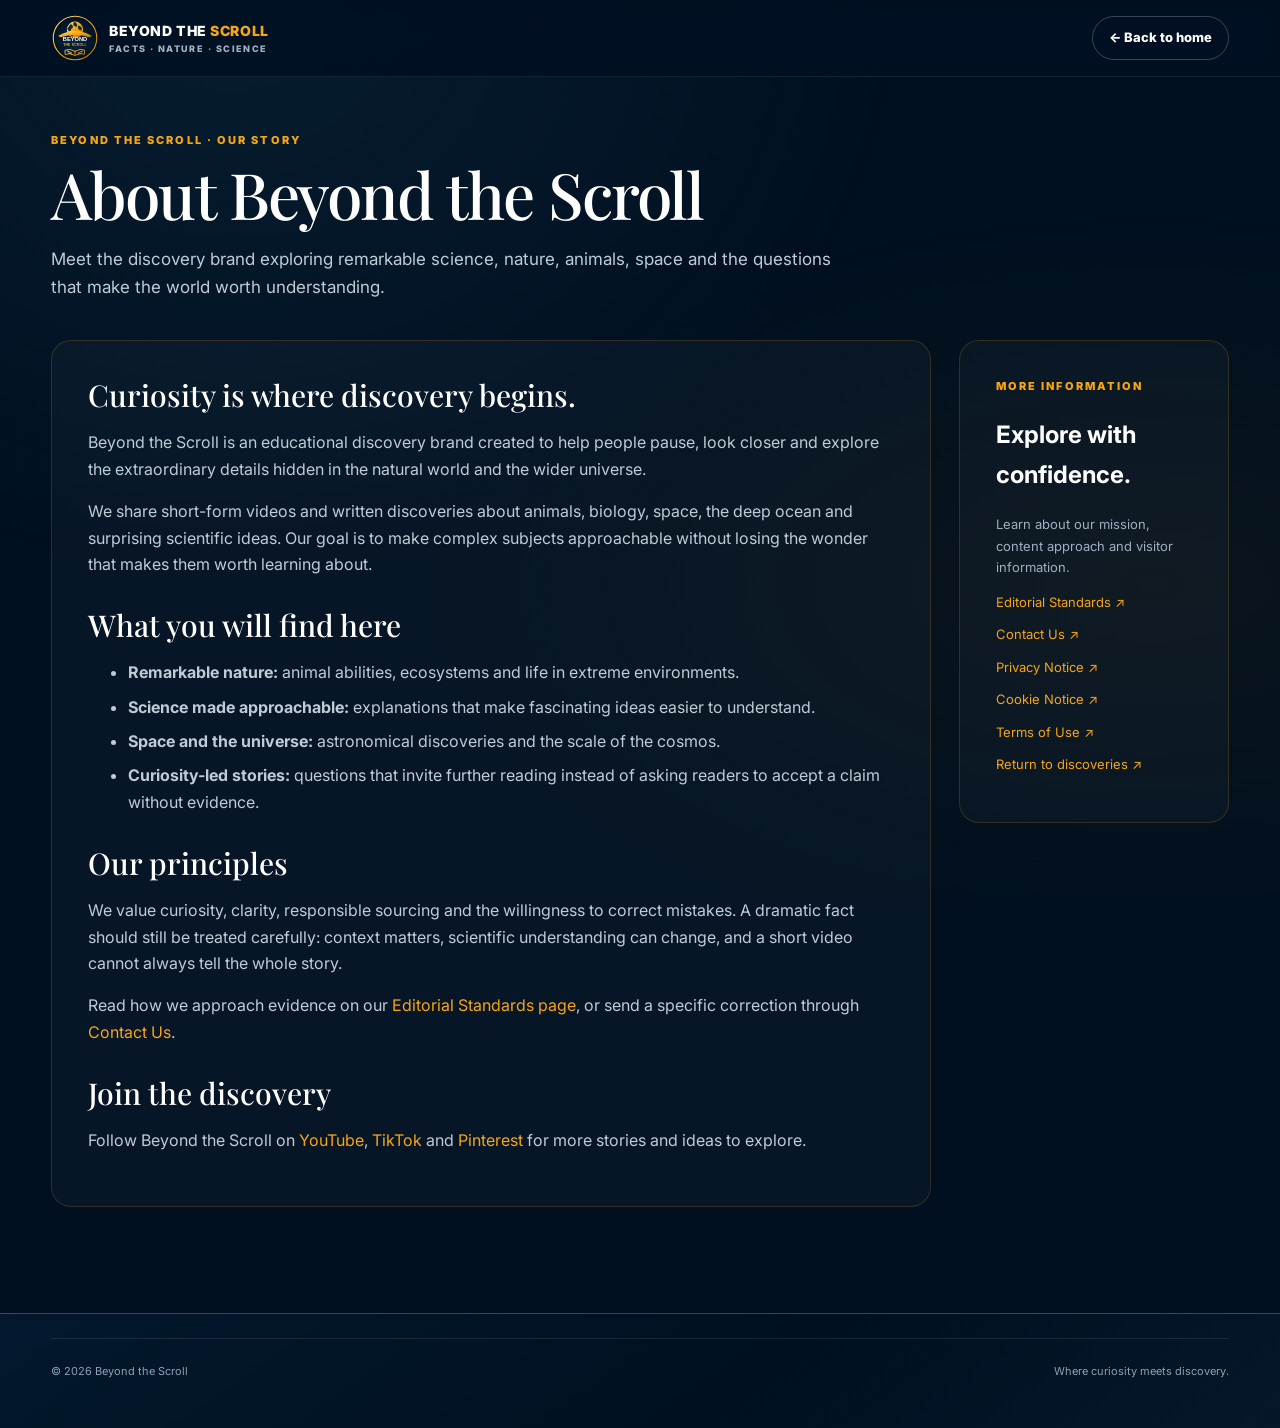
<file: about.html>
<!doctype html>
<html lang="en"><head><meta charset="utf-8"><meta name="viewport" content="width=device-width,initial-scale=1"><meta name="theme-color" content="#001020"><meta name="description" content="Meet the discovery brand exploring remarkable science, nature, animals, space and the questions that make the world worth understanding."><meta property="og:title" content="About Beyond the Scroll | Beyond the Scroll"><meta property="og:description" content="Meet the discovery brand exploring remarkable science, nature, animals, space and the questions that make the world worth understanding."><meta property="og:type" content="website"><title>About Beyond the Scroll | Beyond the Scroll</title><link rel="icon" type="image/svg+xml" href="/logo.svg"><link rel="preconnect" href="https://fonts.googleapis.com"><link rel="preconnect" href="https://fonts.gstatic.com" crossorigin><link href="https://fonts.googleapis.com/css2?family=Inter:wght@400;500;600;700;800&family=Playfair+Display:wght@500;600;700&display=swap" rel="stylesheet"><link rel="stylesheet" href="/styles.css"><style>.editorial-hero{padding:54px 0 22px}.editorial-hero h1{font:500 clamp(38px,6vw,64px)/1.08 var(--serif);margin:10px 0 14px;letter-spacing:-.03em}.editorial-hero p{max-width:780px;color:#c0cbd8;font-size:17px}.editorial-layout{display:grid;grid-template-columns:minmax(0,1fr) 270px;gap:28px;align-items:start;padding-bottom:72px}.editorial-content,.editorial-aside{border:1px solid var(--line);background:#ffffff07;border-radius:20px;padding:clamp(20px,4vw,36px)}.editorial-content h2{font:500 clamp(23px,3vw,30px)/1.2 var(--serif);margin:30px 0 10px}.editorial-content h2:first-child{margin-top:0}.editorial-content p,.editorial-content li{color:#c0cbd8}.editorial-content li{margin:8px 0}.editorial-content a,.editorial-aside a{color:var(--accent-gold);text-underline-offset:3px}.editorial-aside p{color:#a0aec0;font-size:13px}.editorial-aside a{display:block;margin:11px 0;font-size:13px}@media(max-width:760px){.editorial-layout{grid-template-columns:1fr}.editorial-aside{order:-1}.editorial-hero{padding-top:35px}}</style></head><body><a class="skip" href="#main">Skip to content</a><header class="site-header"><div class="wrap"><nav class="nav" aria-label="Main navigation"><a class="brand" href="/" aria-label="Beyond the Scroll home"><img src="/logo.svg" alt="" width="48" height="48"><span>BEYOND THE <span class="gold">SCROLL</span><small>FACTS · NATURE · SCIENCE</small></span></a><a class="btn ghost" href="/">← Back to home</a></nav></div></header><main id="main"><section class="wrap editorial-hero"><div class="eyebrow">Beyond the Scroll · Our story</div><h1>About Beyond the Scroll</h1><p>Meet the discovery brand exploring remarkable science, nature, animals, space and the questions that make the world worth understanding.</p></section><section class="wrap editorial-layout"><article class="editorial-content">
<h2>Curiosity is where discovery begins.</h2><p>Beyond the Scroll is an educational discovery brand created to help people pause, look closer and explore the extraordinary details hidden in the natural world and the wider universe.</p><p>We share short-form videos and written discoveries about animals, biology, space, the deep ocean and surprising scientific ideas. Our goal is to make complex subjects approachable without losing the wonder that makes them worth learning about.</p>
<h2>What you will find here</h2><ul><li><strong>Remarkable nature:</strong> animal abilities, ecosystems and life in extreme environments.</li><li><strong>Science made approachable:</strong> explanations that make fascinating ideas easier to understand.</li><li><strong>Space and the universe:</strong> astronomical discoveries and the scale of the cosmos.</li><li><strong>Curiosity-led stories:</strong> questions that invite further reading instead of asking readers to accept a claim without evidence.</li></ul>
<h2>Our principles</h2><p>We value curiosity, clarity, responsible sourcing and the willingness to correct mistakes. A dramatic fact should still be treated carefully: context matters, scientific understanding can change, and a short video cannot always tell the whole story.</p><p>Read how we approach evidence on our <a href="/editorial-standards.html">Editorial Standards page</a>, or send a specific correction through <a href="/contact.html">Contact Us</a>.</p>
<h2>Join the discovery</h2><p>Follow Beyond the Scroll on <a href="https://www.youtube.com/@DiscoverBeyondScroll" target="_blank" rel="noopener noreferrer">YouTube</a>, <a href="https://www.tiktok.com/@beyondthe.scroll" target="_blank" rel="noopener noreferrer">TikTok</a> and <a href="https://www.pinterest.com/beyondthescrollofficial/" target="_blank" rel="noopener noreferrer">Pinterest</a> for more stories and ideas to explore.</p></article><aside class="editorial-aside"><div class="eyebrow">More information</div><h2>Explore with confidence.</h2><p>Learn about our mission, content approach and visitor information.</p><a href="/editorial-standards.html">Editorial Standards ↗</a><a href="/contact.html">Contact Us ↗</a><a href="/privacy.html">Privacy Notice ↗</a><a href="/cookies.html">Cookie Notice ↗</a><a href="/terms.html">Terms of Use ↗</a><a href="/">Return to discoveries ↗</a></aside></section></main><footer class="site-footer"><div class="wrap footer-bottom"><span>© 2026 Beyond the Scroll</span><span>Where curiosity meets discovery.</span></div></footer></body></html>
</file>
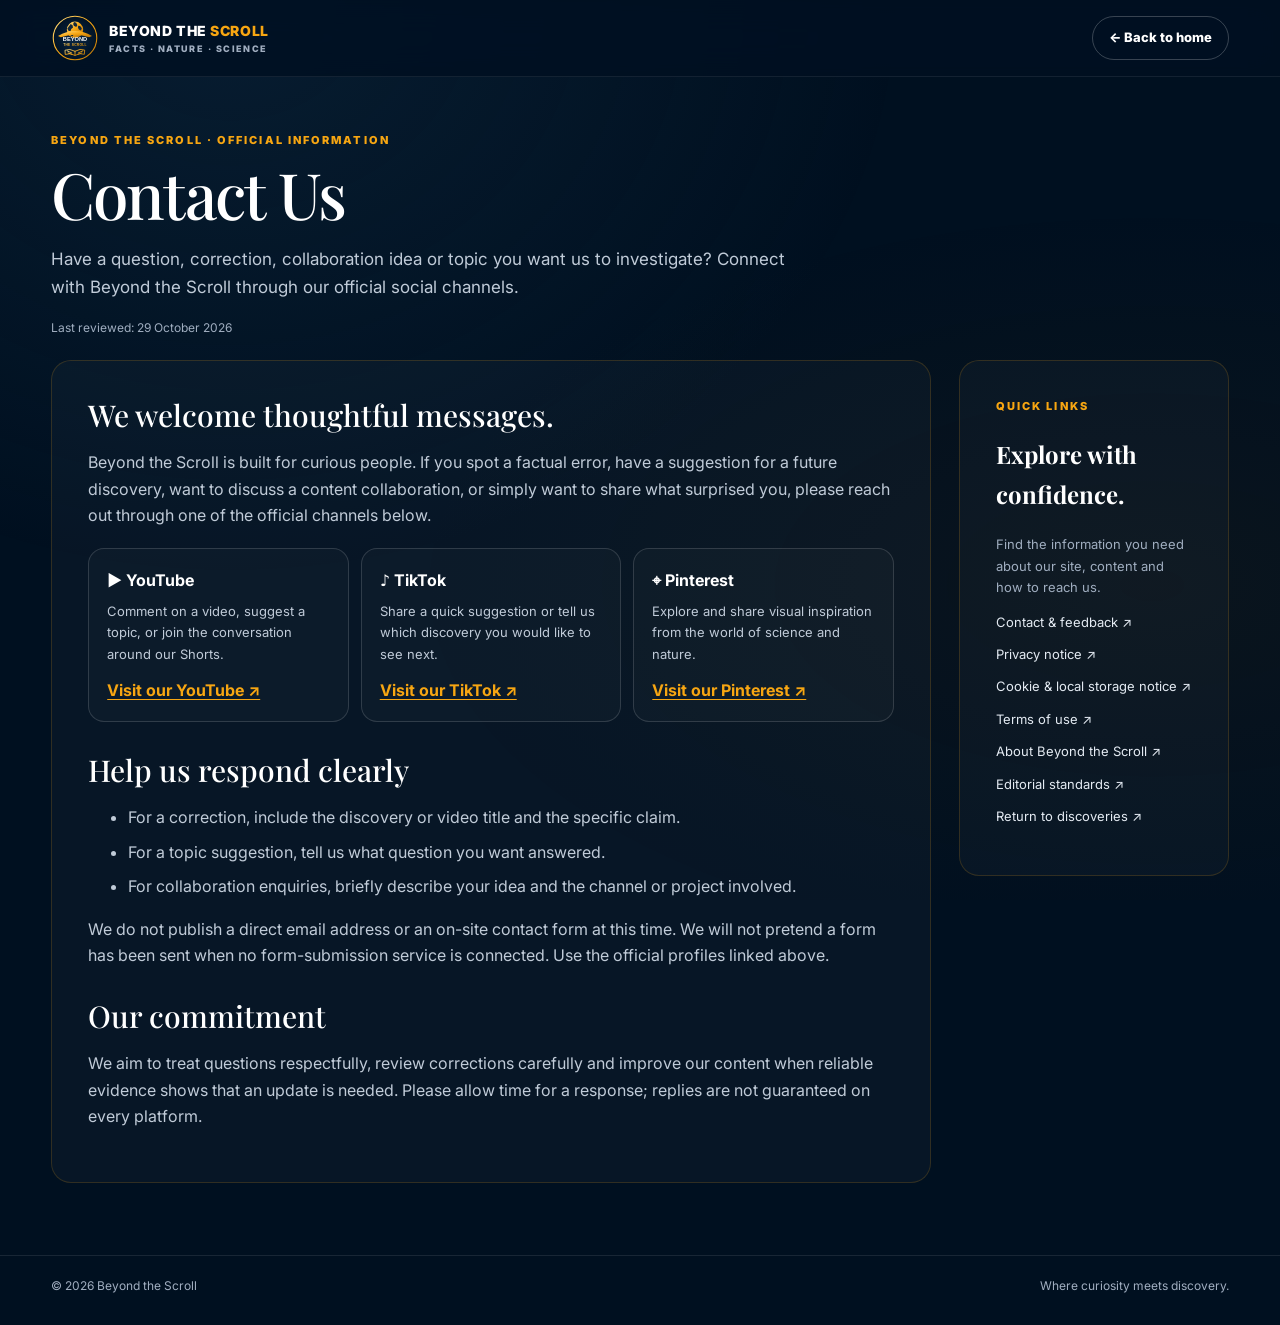
<file: contact.html>
<!doctype html>
<html lang="en">
<head>
<meta charset="utf-8"><meta name="viewport" content="width=device-width,initial-scale=1">
<meta name="theme-color" content="#001020"><meta name="description" content="Have a question, correction, collaboration idea or topic you want us to investigate? Connect with Beyond the Scroll through our official social channels.">
<meta property="og:title" content="Contact Us | Beyond the Scroll"><meta property="og:description" content="Have a question, correction, collaboration idea or topic you want us to investigate? Connect with Beyond the Scroll through our official social channels."><meta property="og:type" content="website">
<title>Contact Us | Beyond the Scroll</title><link rel="icon" type="image/svg+xml" href="/logo.svg">
<link rel="preconnect" href="https://fonts.googleapis.com"><link rel="preconnect" href="https://fonts.gstatic.com" crossorigin><link href="https://fonts.googleapis.com/css2?family=Inter:wght@400;500;600;700;800&family=Playfair+Display:wght@500;600;700&display=swap" rel="stylesheet"><link rel="stylesheet" href="/styles.css">
<style>
.policy-hero{padding:54px 0 22px}.policy-hero h1{font:500 clamp(38px,6vw,64px)/1.08 var(--serif);margin:10px 0 14px;letter-spacing:-.03em}.policy-hero p{max-width:760px;color:#c0cbd8;font-size:17px}.policy-layout{display:grid;grid-template-columns:minmax(0,1fr) 270px;gap:28px;align-items:start;padding-bottom:72px}.policy-content,.policy-aside{border:1px solid var(--line);background:#ffffff07;border-radius:20px;padding:clamp(20px,4vw,36px);min-width:0}.policy-content h2{font:500 clamp(23px,3vw,30px)/1.2 var(--serif);margin:30px 0 10px}.policy-content h2:first-child{margin-top:0}.policy-content p,.policy-content li{color:#c0cbd8}.policy-content li{margin:8px 0}.policy-content a{color:var(--accent-gold);text-decoration:underline;text-underline-offset:3px}.policy-aside h2,.policy-aside h3{font-family:var(--serif)}.policy-aside p{color:#a0aec0;font-size:13px}.policy-aside a{display:block;margin:11px 0;color:#e4ebf3;font-size:13px}.policy-meta{color:#a0aec0;font-size:12px}.policy-actions{display:flex;gap:10px;flex-wrap:wrap;margin-top:22px}.policy-footer{border-top:1px solid #ffffff18;padding:20px 0 30px;color:#a0aec0;font-size:12px}.policy-footer .wrap{display:flex;justify-content:space-between;gap:14px;flex-wrap:wrap}.contact-channels{display:grid;grid-template-columns:repeat(3,minmax(0,1fr));gap:12px;margin:20px 0}.contact-channel{border:1px solid #ffffff25;border-radius:16px;padding:18px;background:#ffffff06}.contact-channel strong{display:block;color:#fff;margin-bottom:7px}.contact-channel p{font-size:13px;margin:0 0 12px}.contact-channel a{font-weight:700}@media(max-width:760px){.policy-layout{grid-template-columns:1fr}.policy-aside{order:-1}.contact-channels{grid-template-columns:1fr}.policy-hero{padding-top:35px}}
</style>
</head><body><a class="skip" href="#main">Skip to content</a>
<header class="site-header"><div class="wrap"><nav class="nav" aria-label="Main navigation"><a class="brand" href="/" aria-label="Beyond the Scroll home"><img src="/logo.svg" alt="" width="48" height="48"><span>BEYOND THE <span class="gold">SCROLL</span><small>FACTS · NATURE · SCIENCE</small></span></a><a class="btn ghost" href="/">← Back to home</a></nav></div></header>
<main id="main"><section class="wrap policy-hero"><div class="eyebrow">Beyond the Scroll · Official information</div><h1>Contact Us</h1><p>Have a question, correction, collaboration idea or topic you want us to investigate? Connect with Beyond the Scroll through our official social channels.</p><div class="policy-meta">Last reviewed: 29 October 2026</div></section>
<section class="wrap policy-layout"><article class="policy-content">
<h2>We welcome thoughtful messages.</h2>
<p>Beyond the Scroll is built for curious people. If you spot a factual error, have a suggestion for a future discovery, want to discuss a content collaboration, or simply want to share what surprised you, please reach out through one of the official channels below.</p>
<div class="contact-channels">
<div class="contact-channel"><strong>▶ YouTube</strong><p>Comment on a video, suggest a topic, or join the conversation around our Shorts.</p><a href="https://www.youtube.com/@DiscoverBeyondScroll" target="_blank" rel="noopener noreferrer">Visit our YouTube ↗</a></div>
<div class="contact-channel"><strong>♪ TikTok</strong><p>Share a quick suggestion or tell us which discovery you would like to see next.</p><a href="https://www.tiktok.com/@beyondthe.scroll" target="_blank" rel="noopener noreferrer">Visit our TikTok ↗</a></div>
<div class="contact-channel"><strong>⌖ Pinterest</strong><p>Explore and share visual inspiration from the world of science and nature.</p><a href="https://www.pinterest.com/beyondthescrollofficial/" target="_blank" rel="noopener noreferrer">Visit our Pinterest ↗</a></div>
</div>
<h2>Help us respond clearly</h2><ul><li>For a correction, include the discovery or video title and the specific claim.</li><li>For a topic suggestion, tell us what question you want answered.</li><li>For collaboration enquiries, briefly describe your idea and the channel or project involved.</li></ul>
<p>We do not publish a direct email address or an on-site contact form at this time. We will not pretend a form has been sent when no form-submission service is connected. Use the official profiles linked above.</p>
<h2>Our commitment</h2><p>We aim to treat questions respectfully, review corrections carefully and improve our content when reliable evidence shows that an update is needed. Please allow time for a response; replies are not guaranteed on every platform.</p></article><aside class="policy-aside"><div class="eyebrow">Quick links</div><h2>Explore with confidence.</h2><p>Find the information you need about our site, content and how to reach us.</p><a href="/contact.html">Contact & feedback ↗</a><a href="/privacy.html">Privacy notice ↗</a><a href="/cookies.html">Cookie & local storage notice ↗</a><a href="/terms.html">Terms of use ↗</a><a href="/about.html">About Beyond the Scroll ↗</a><a href="/editorial-standards.html">Editorial standards ↗</a><a href="/">Return to discoveries ↗</a></aside></section></main>
<footer class="policy-footer"><div class="wrap"><span>© <span id="year">2026</span> Beyond the Scroll</span><span>Where curiosity meets discovery.</span></div></footer>
</body></html>
</file>
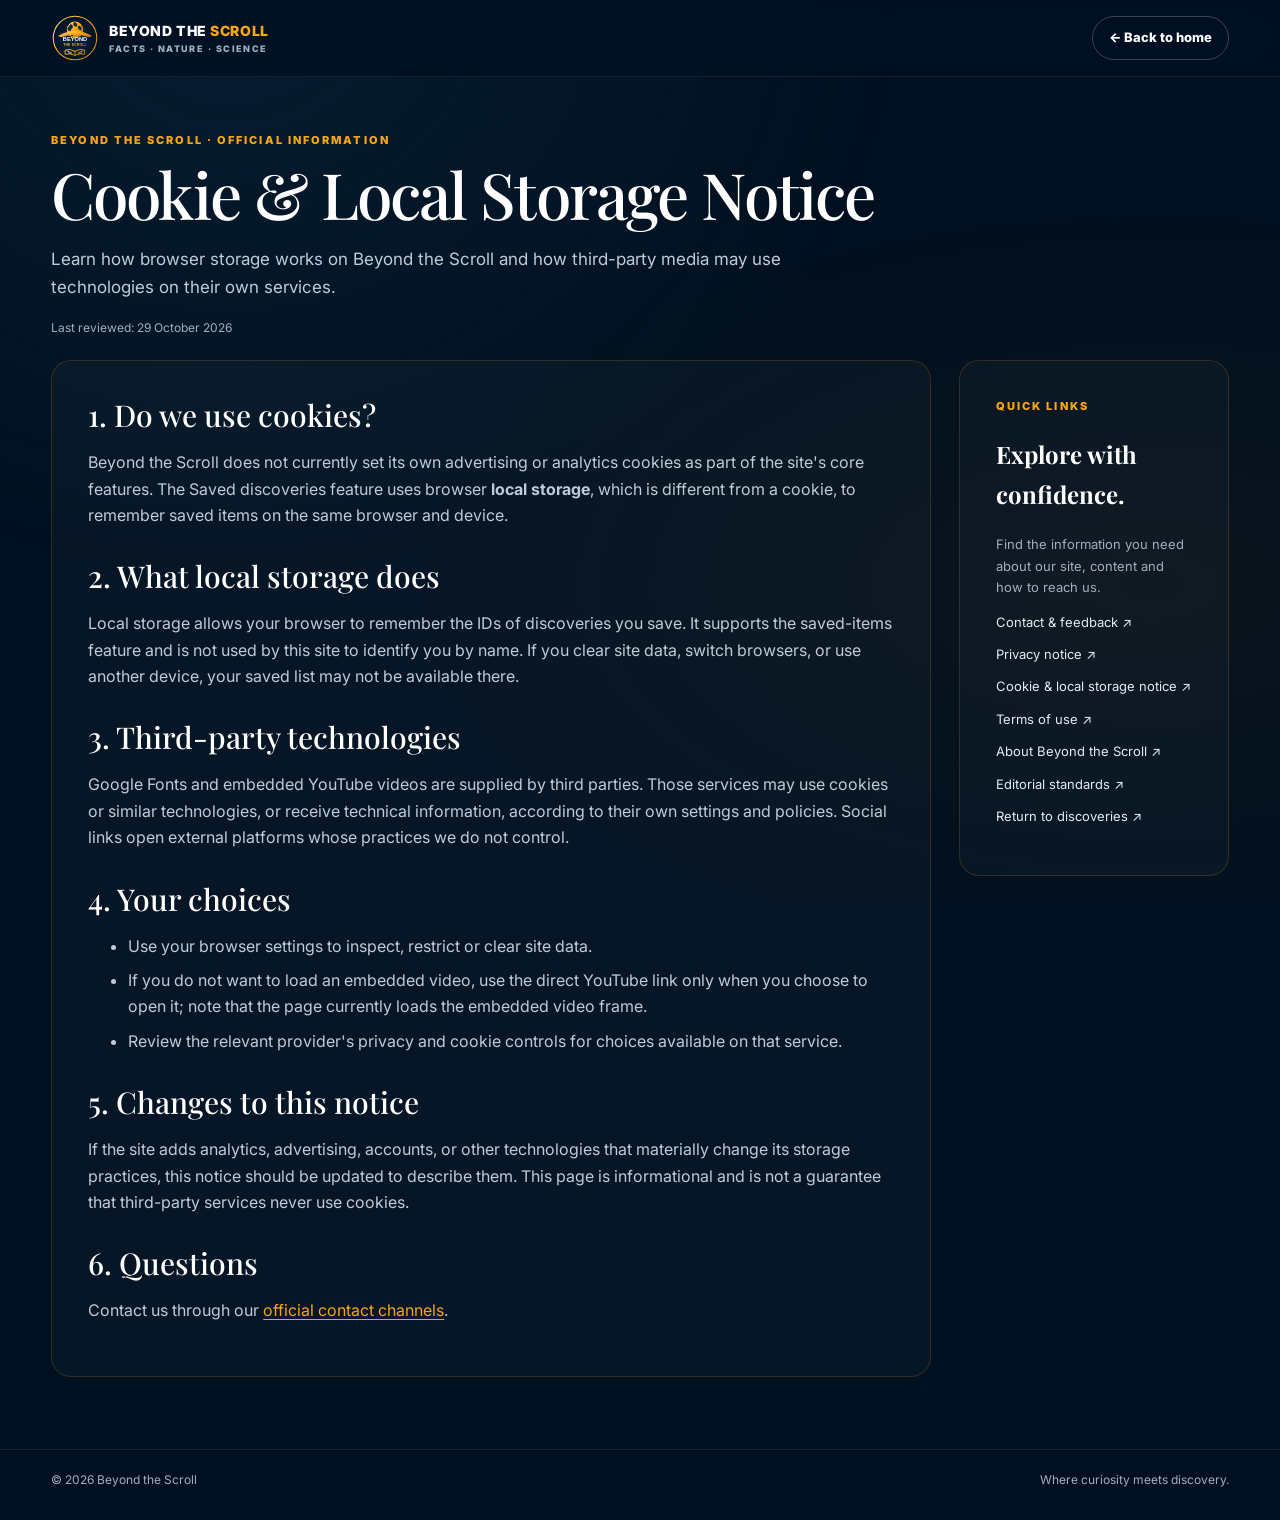
<file: cookies.html>
<!doctype html>
<html lang="en">
<head>
<meta charset="utf-8"><meta name="viewport" content="width=device-width,initial-scale=1">
<meta name="theme-color" content="#001020"><meta name="description" content="Learn how browser storage works on Beyond the Scroll and how third-party media may use technologies on their own services.">
<meta property="og:title" content="Cookie & Local Storage Notice | Beyond the Scroll"><meta property="og:description" content="Learn how browser storage works on Beyond the Scroll and how third-party media may use technologies on their own services."><meta property="og:type" content="website">
<title>Cookie & Local Storage Notice | Beyond the Scroll</title><link rel="icon" type="image/svg+xml" href="/logo.svg">
<link rel="preconnect" href="https://fonts.googleapis.com"><link rel="preconnect" href="https://fonts.gstatic.com" crossorigin><link href="https://fonts.googleapis.com/css2?family=Inter:wght@400;500;600;700;800&family=Playfair+Display:wght@500;600;700&display=swap" rel="stylesheet"><link rel="stylesheet" href="/styles.css">
<style>
.policy-hero{padding:54px 0 22px}.policy-hero h1{font:500 clamp(38px,6vw,64px)/1.08 var(--serif);margin:10px 0 14px;letter-spacing:-.03em}.policy-hero p{max-width:760px;color:#c0cbd8;font-size:17px}.policy-layout{display:grid;grid-template-columns:minmax(0,1fr) 270px;gap:28px;align-items:start;padding-bottom:72px}.policy-content,.policy-aside{border:1px solid var(--line);background:#ffffff07;border-radius:20px;padding:clamp(20px,4vw,36px);min-width:0}.policy-content h2{font:500 clamp(23px,3vw,30px)/1.2 var(--serif);margin:30px 0 10px}.policy-content h2:first-child{margin-top:0}.policy-content p,.policy-content li{color:#c0cbd8}.policy-content li{margin:8px 0}.policy-content a{color:var(--accent-gold);text-decoration:underline;text-underline-offset:3px}.policy-aside h2,.policy-aside h3{font-family:var(--serif)}.policy-aside p{color:#a0aec0;font-size:13px}.policy-aside a{display:block;margin:11px 0;color:#e4ebf3;font-size:13px}.policy-meta{color:#a0aec0;font-size:12px}.policy-actions{display:flex;gap:10px;flex-wrap:wrap;margin-top:22px}.policy-footer{border-top:1px solid #ffffff18;padding:20px 0 30px;color:#a0aec0;font-size:12px}.policy-footer .wrap{display:flex;justify-content:space-between;gap:14px;flex-wrap:wrap}.contact-channels{display:grid;grid-template-columns:repeat(3,minmax(0,1fr));gap:12px;margin:20px 0}.contact-channel{border:1px solid #ffffff25;border-radius:16px;padding:18px;background:#ffffff06}.contact-channel strong{display:block;color:#fff;margin-bottom:7px}.contact-channel p{font-size:13px;margin:0 0 12px}.contact-channel a{font-weight:700}@media(max-width:760px){.policy-layout{grid-template-columns:1fr}.policy-aside{order:-1}.contact-channels{grid-template-columns:1fr}.policy-hero{padding-top:35px}}
</style>
</head><body><a class="skip" href="#main">Skip to content</a>
<header class="site-header"><div class="wrap"><nav class="nav" aria-label="Main navigation"><a class="brand" href="/" aria-label="Beyond the Scroll home"><img src="/logo.svg" alt="" width="48" height="48"><span>BEYOND THE <span class="gold">SCROLL</span><small>FACTS · NATURE · SCIENCE</small></span></a><a class="btn ghost" href="/">← Back to home</a></nav></div></header>
<main id="main"><section class="wrap policy-hero"><div class="eyebrow">Beyond the Scroll · Official information</div><h1>Cookie & Local Storage Notice</h1><p>Learn how browser storage works on Beyond the Scroll and how third-party media may use technologies on their own services.</p><div class="policy-meta">Last reviewed: 29 October 2026</div></section>
<section class="wrap policy-layout"><article class="policy-content">
<h2>1. Do we use cookies?</h2><p>Beyond the Scroll does not currently set its own advertising or analytics cookies as part of the site's core features. The Saved discoveries feature uses browser <strong>local storage</strong>, which is different from a cookie, to remember saved items on the same browser and device.</p>
<h2>2. What local storage does</h2><p>Local storage allows your browser to remember the IDs of discoveries you save. It supports the saved-items feature and is not used by this site to identify you by name. If you clear site data, switch browsers, or use another device, your saved list may not be available there.</p>
<h2>3. Third-party technologies</h2><p>Google Fonts and embedded YouTube videos are supplied by third parties. Those services may use cookies or similar technologies, or receive technical information, according to their own settings and policies. Social links open external platforms whose practices we do not control.</p>
<h2>4. Your choices</h2><ul><li>Use your browser settings to inspect, restrict or clear site data.</li><li>If you do not want to load an embedded video, use the direct YouTube link only when you choose to open it; note that the page currently loads the embedded video frame.</li><li>Review the relevant provider's privacy and cookie controls for choices available on that service.</li></ul>
<h2>5. Changes to this notice</h2><p>If the site adds analytics, advertising, accounts, or other technologies that materially change its storage practices, this notice should be updated to describe them. This page is informational and is not a guarantee that third-party services never use cookies.</p>
<h2>6. Questions</h2><p>Contact us through our <a href="/contact.html">official contact channels</a>.</p></article><aside class="policy-aside"><div class="eyebrow">Quick links</div><h2>Explore with confidence.</h2><p>Find the information you need about our site, content and how to reach us.</p><a href="/contact.html">Contact & feedback ↗</a><a href="/privacy.html">Privacy notice ↗</a><a href="/cookies.html">Cookie & local storage notice ↗</a><a href="/terms.html">Terms of use ↗</a><a href="/about.html">About Beyond the Scroll ↗</a><a href="/editorial-standards.html">Editorial standards ↗</a><a href="/">Return to discoveries ↗</a></aside></section></main>
<footer class="policy-footer"><div class="wrap"><span>© <span id="year">2026</span> Beyond the Scroll</span><span>Where curiosity meets discovery.</span></div></footer>
</body></html>
</file>
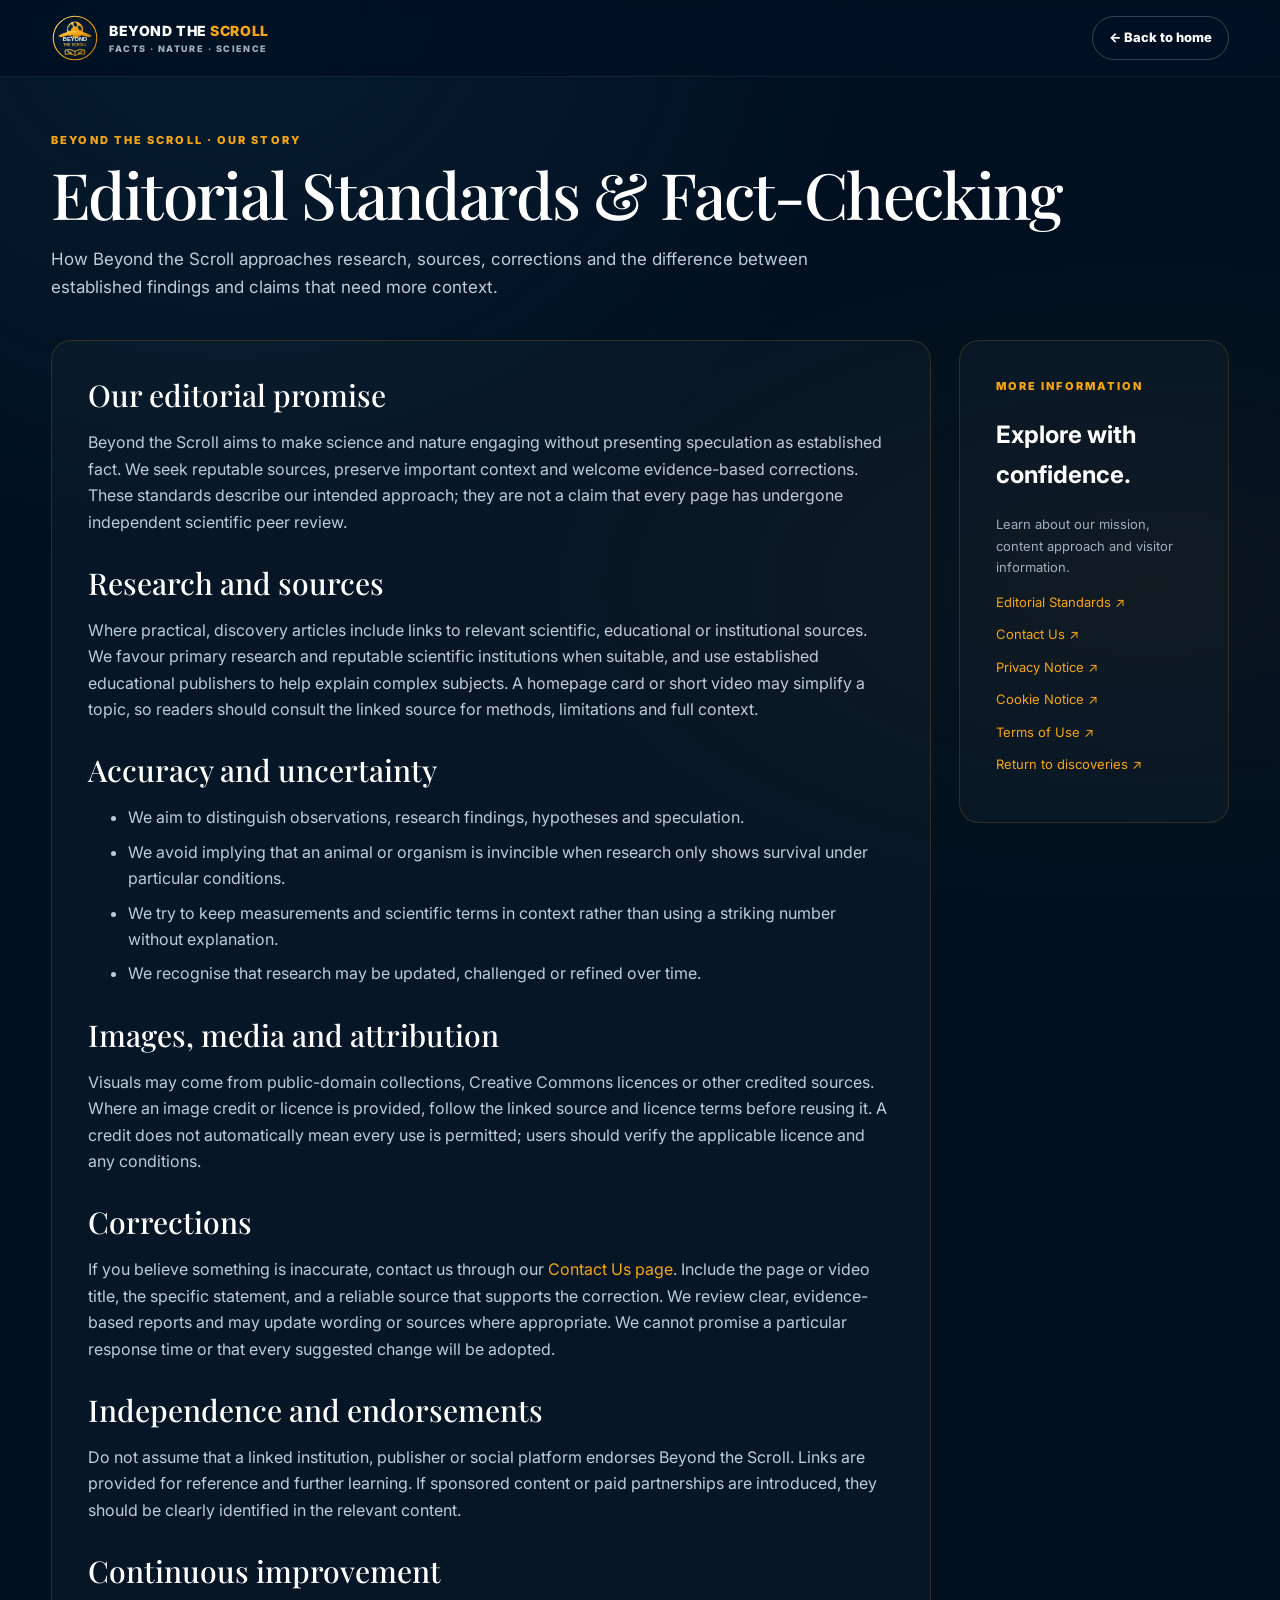
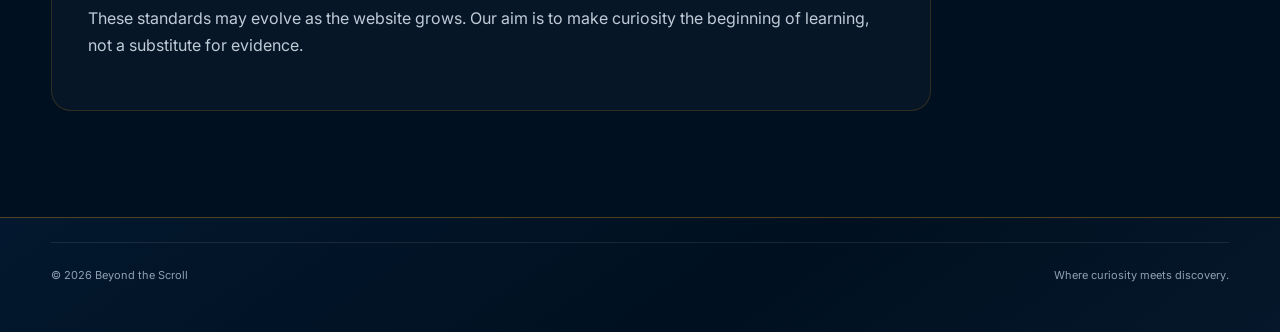
<file: editorial-standards.html>
<!doctype html>
<html lang="en"><head><meta charset="utf-8"><meta name="viewport" content="width=device-width,initial-scale=1"><meta name="theme-color" content="#001020"><meta name="description" content="How Beyond the Scroll approaches research, sources, corrections and the difference between established findings and claims that need more context."><meta property="og:title" content="Editorial Standards & Fact-Checking | Beyond the Scroll"><meta property="og:description" content="How Beyond the Scroll approaches research, sources, corrections and the difference between established findings and claims that need more context."><meta property="og:type" content="website"><title>Editorial Standards & Fact-Checking | Beyond the Scroll</title><link rel="icon" type="image/svg+xml" href="/logo.svg"><link rel="preconnect" href="https://fonts.googleapis.com"><link rel="preconnect" href="https://fonts.gstatic.com" crossorigin><link href="https://fonts.googleapis.com/css2?family=Inter:wght@400;500;600;700;800&family=Playfair+Display:wght@500;600;700&display=swap" rel="stylesheet"><link rel="stylesheet" href="/styles.css"><style>.editorial-hero{padding:54px 0 22px}.editorial-hero h1{font:500 clamp(38px,6vw,64px)/1.08 var(--serif);margin:10px 0 14px;letter-spacing:-.03em}.editorial-hero p{max-width:780px;color:#c0cbd8;font-size:17px}.editorial-layout{display:grid;grid-template-columns:minmax(0,1fr) 270px;gap:28px;align-items:start;padding-bottom:72px}.editorial-content,.editorial-aside{border:1px solid var(--line);background:#ffffff07;border-radius:20px;padding:clamp(20px,4vw,36px)}.editorial-content h2{font:500 clamp(23px,3vw,30px)/1.2 var(--serif);margin:30px 0 10px}.editorial-content h2:first-child{margin-top:0}.editorial-content p,.editorial-content li{color:#c0cbd8}.editorial-content li{margin:8px 0}.editorial-content a,.editorial-aside a{color:var(--accent-gold);text-underline-offset:3px}.editorial-aside p{color:#a0aec0;font-size:13px}.editorial-aside a{display:block;margin:11px 0;font-size:13px}@media(max-width:760px){.editorial-layout{grid-template-columns:1fr}.editorial-aside{order:-1}.editorial-hero{padding-top:35px}}</style></head><body><a class="skip" href="#main">Skip to content</a><header class="site-header"><div class="wrap"><nav class="nav" aria-label="Main navigation"><a class="brand" href="/" aria-label="Beyond the Scroll home"><img src="/logo.svg" alt="" width="48" height="48"><span>BEYOND THE <span class="gold">SCROLL</span><small>FACTS · NATURE · SCIENCE</small></span></a><a class="btn ghost" href="/">← Back to home</a></nav></div></header><main id="main"><section class="wrap editorial-hero"><div class="eyebrow">Beyond the Scroll · Our story</div><h1>Editorial Standards & Fact-Checking</h1><p>How Beyond the Scroll approaches research, sources, corrections and the difference between established findings and claims that need more context.</p></section><section class="wrap editorial-layout"><article class="editorial-content">
<h2>Our editorial promise</h2><p>Beyond the Scroll aims to make science and nature engaging without presenting speculation as established fact. We seek reputable sources, preserve important context and welcome evidence-based corrections. These standards describe our intended approach; they are not a claim that every page has undergone independent scientific peer review.</p>
<h2>Research and sources</h2><p>Where practical, discovery articles include links to relevant scientific, educational or institutional sources. We favour primary research and reputable scientific institutions when suitable, and use established educational publishers to help explain complex subjects. A homepage card or short video may simplify a topic, so readers should consult the linked source for methods, limitations and full context.</p>
<h2>Accuracy and uncertainty</h2><ul><li>We aim to distinguish observations, research findings, hypotheses and speculation.</li><li>We avoid implying that an animal or organism is invincible when research only shows survival under particular conditions.</li><li>We try to keep measurements and scientific terms in context rather than using a striking number without explanation.</li><li>We recognise that research may be updated, challenged or refined over time.</li></ul>
<h2>Images, media and attribution</h2><p>Visuals may come from public-domain collections, Creative Commons licences or other credited sources. Where an image credit or licence is provided, follow the linked source and licence terms before reusing it. A credit does not automatically mean every use is permitted; users should verify the applicable licence and any conditions.</p>
<h2>Corrections</h2><p>If you believe something is inaccurate, contact us through our <a href="/contact.html">Contact Us page</a>. Include the page or video title, the specific statement, and a reliable source that supports the correction. We review clear, evidence-based reports and may update wording or sources where appropriate. We cannot promise a particular response time or that every suggested change will be adopted.</p>
<h2>Independence and endorsements</h2><p>Do not assume that a linked institution, publisher or social platform endorses Beyond the Scroll. Links are provided for reference and further learning. If sponsored content or paid partnerships are introduced, they should be clearly identified in the relevant content.</p>
<h2>Continuous improvement</h2><p>These standards may evolve as the website grows. Our aim is to make curiosity the beginning of learning, not a substitute for evidence.</p></article><aside class="editorial-aside"><div class="eyebrow">More information</div><h2>Explore with confidence.</h2><p>Learn about our mission, content approach and visitor information.</p><a href="/editorial-standards.html">Editorial Standards ↗</a><a href="/contact.html">Contact Us ↗</a><a href="/privacy.html">Privacy Notice ↗</a><a href="/cookies.html">Cookie Notice ↗</a><a href="/terms.html">Terms of Use ↗</a><a href="/">Return to discoveries ↗</a></aside></section></main><footer class="site-footer"><div class="wrap footer-bottom"><span>© 2026 Beyond the Scroll</span><span>Where curiosity meets discovery.</span></div></footer></body></html>
</file>
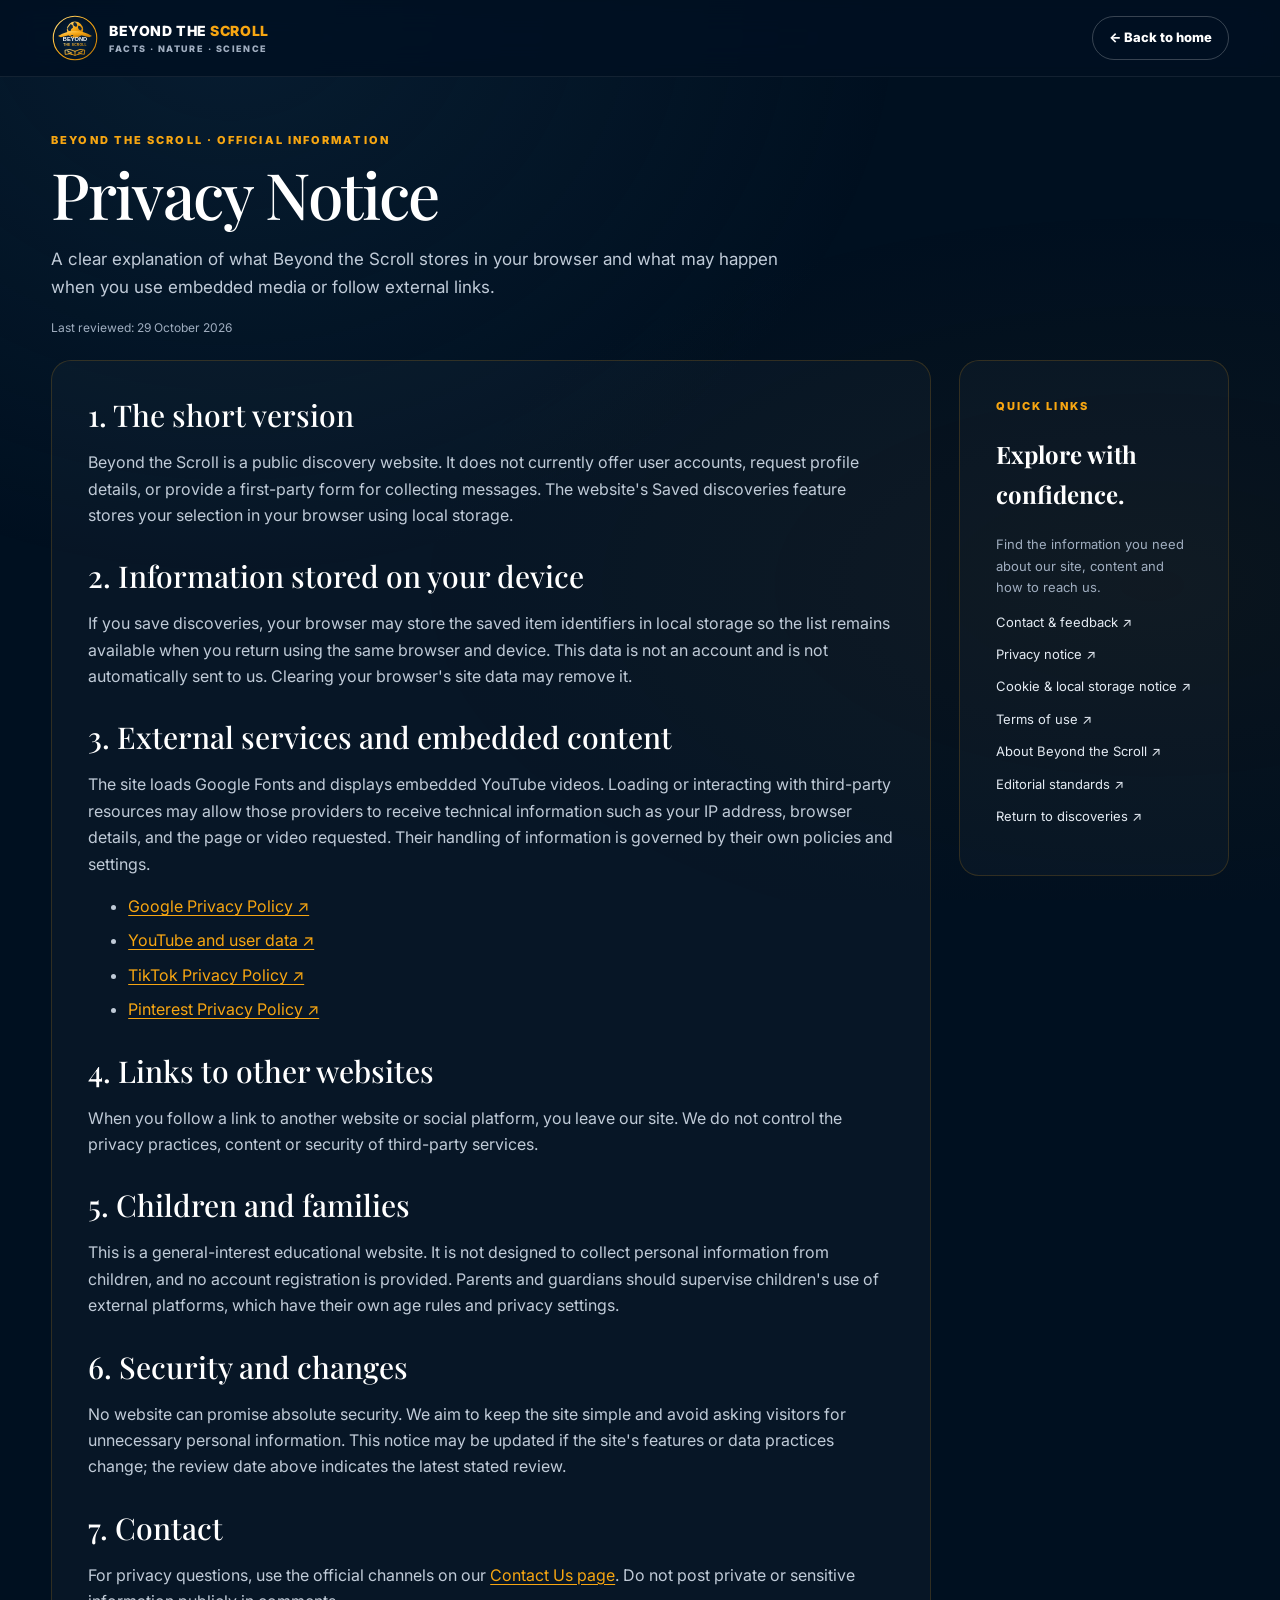
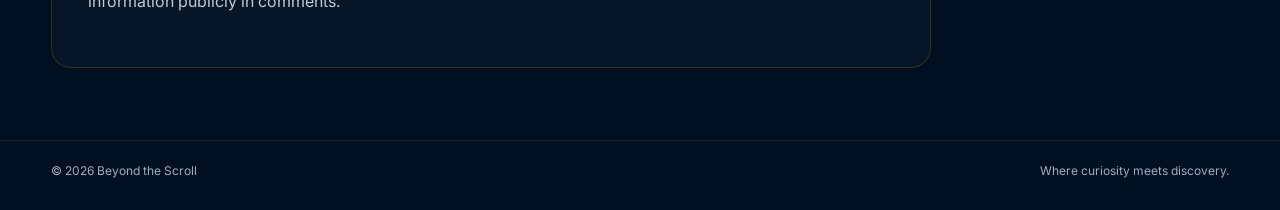
<file: privacy.html>
<!doctype html>
<html lang="en">
<head>
<meta charset="utf-8"><meta name="viewport" content="width=device-width,initial-scale=1">
<meta name="theme-color" content="#001020"><meta name="description" content="A clear explanation of what Beyond the Scroll stores in your browser and what may happen when you use embedded media or follow external links.">
<meta property="og:title" content="Privacy Notice | Beyond the Scroll"><meta property="og:description" content="A clear explanation of what Beyond the Scroll stores in your browser and what may happen when you use embedded media or follow external links."><meta property="og:type" content="website">
<title>Privacy Notice | Beyond the Scroll</title><link rel="icon" type="image/svg+xml" href="/logo.svg">
<link rel="preconnect" href="https://fonts.googleapis.com"><link rel="preconnect" href="https://fonts.gstatic.com" crossorigin><link href="https://fonts.googleapis.com/css2?family=Inter:wght@400;500;600;700;800&family=Playfair+Display:wght@500;600;700&display=swap" rel="stylesheet"><link rel="stylesheet" href="/styles.css">
<style>
.policy-hero{padding:54px 0 22px}.policy-hero h1{font:500 clamp(38px,6vw,64px)/1.08 var(--serif);margin:10px 0 14px;letter-spacing:-.03em}.policy-hero p{max-width:760px;color:#c0cbd8;font-size:17px}.policy-layout{display:grid;grid-template-columns:minmax(0,1fr) 270px;gap:28px;align-items:start;padding-bottom:72px}.policy-content,.policy-aside{border:1px solid var(--line);background:#ffffff07;border-radius:20px;padding:clamp(20px,4vw,36px);min-width:0}.policy-content h2{font:500 clamp(23px,3vw,30px)/1.2 var(--serif);margin:30px 0 10px}.policy-content h2:first-child{margin-top:0}.policy-content p,.policy-content li{color:#c0cbd8}.policy-content li{margin:8px 0}.policy-content a{color:var(--accent-gold);text-decoration:underline;text-underline-offset:3px}.policy-aside h2,.policy-aside h3{font-family:var(--serif)}.policy-aside p{color:#a0aec0;font-size:13px}.policy-aside a{display:block;margin:11px 0;color:#e4ebf3;font-size:13px}.policy-meta{color:#a0aec0;font-size:12px}.policy-actions{display:flex;gap:10px;flex-wrap:wrap;margin-top:22px}.policy-footer{border-top:1px solid #ffffff18;padding:20px 0 30px;color:#a0aec0;font-size:12px}.policy-footer .wrap{display:flex;justify-content:space-between;gap:14px;flex-wrap:wrap}.contact-channels{display:grid;grid-template-columns:repeat(3,minmax(0,1fr));gap:12px;margin:20px 0}.contact-channel{border:1px solid #ffffff25;border-radius:16px;padding:18px;background:#ffffff06}.contact-channel strong{display:block;color:#fff;margin-bottom:7px}.contact-channel p{font-size:13px;margin:0 0 12px}.contact-channel a{font-weight:700}@media(max-width:760px){.policy-layout{grid-template-columns:1fr}.policy-aside{order:-1}.contact-channels{grid-template-columns:1fr}.policy-hero{padding-top:35px}}
</style>
</head><body><a class="skip" href="#main">Skip to content</a>
<header class="site-header"><div class="wrap"><nav class="nav" aria-label="Main navigation"><a class="brand" href="/" aria-label="Beyond the Scroll home"><img src="/logo.svg" alt="" width="48" height="48"><span>BEYOND THE <span class="gold">SCROLL</span><small>FACTS · NATURE · SCIENCE</small></span></a><a class="btn ghost" href="/">← Back to home</a></nav></div></header>
<main id="main"><section class="wrap policy-hero"><div class="eyebrow">Beyond the Scroll · Official information</div><h1>Privacy Notice</h1><p>A clear explanation of what Beyond the Scroll stores in your browser and what may happen when you use embedded media or follow external links.</p><div class="policy-meta">Last reviewed: 29 October 2026</div></section>
<section class="wrap policy-layout"><article class="policy-content">
<h2>1. The short version</h2><p>Beyond the Scroll is a public discovery website. It does not currently offer user accounts, request profile details, or provide a first-party form for collecting messages. The website's Saved discoveries feature stores your selection in your browser using local storage.</p>
<h2>2. Information stored on your device</h2><p>If you save discoveries, your browser may store the saved item identifiers in local storage so the list remains available when you return using the same browser and device. This data is not an account and is not automatically sent to us. Clearing your browser's site data may remove it.</p>
<h2>3. External services and embedded content</h2><p>The site loads Google Fonts and displays embedded YouTube videos. Loading or interacting with third-party resources may allow those providers to receive technical information such as your IP address, browser details, and the page or video requested. Their handling of information is governed by their own policies and settings.</p><ul><li><a href="https://policies.google.com/privacy" target="_blank" rel="noopener noreferrer">Google Privacy Policy ↗</a></li><li><a href="https://www.youtube.com/howyoutubeworks/our-commitments/protecting-user-data/" target="_blank" rel="noopener noreferrer">YouTube and user data ↗</a></li><li><a href="https://www.tiktok.com/legal/page/eea/privacy-policy/en" target="_blank" rel="noopener noreferrer">TikTok Privacy Policy ↗</a></li><li><a href="https://policy.pinterest.com/en/privacy-policy" target="_blank" rel="noopener noreferrer">Pinterest Privacy Policy ↗</a></li></ul>
<h2>4. Links to other websites</h2><p>When you follow a link to another website or social platform, you leave our site. We do not control the privacy practices, content or security of third-party services.</p>
<h2>5. Children and families</h2><p>This is a general-interest educational website. It is not designed to collect personal information from children, and no account registration is provided. Parents and guardians should supervise children's use of external platforms, which have their own age rules and privacy settings.</p>
<h2>6. Security and changes</h2><p>No website can promise absolute security. We aim to keep the site simple and avoid asking visitors for unnecessary personal information. This notice may be updated if the site's features or data practices change; the review date above indicates the latest stated review.</p>
<h2>7. Contact</h2><p>For privacy questions, use the official channels on our <a href="/contact.html">Contact Us page</a>. Do not post private or sensitive information publicly in comments.</p></article><aside class="policy-aside"><div class="eyebrow">Quick links</div><h2>Explore with confidence.</h2><p>Find the information you need about our site, content and how to reach us.</p><a href="/contact.html">Contact & feedback ↗</a><a href="/privacy.html">Privacy notice ↗</a><a href="/cookies.html">Cookie & local storage notice ↗</a><a href="/terms.html">Terms of use ↗</a><a href="/about.html">About Beyond the Scroll ↗</a><a href="/editorial-standards.html">Editorial standards ↗</a><a href="/">Return to discoveries ↗</a></aside></section></main>
<footer class="policy-footer"><div class="wrap"><span>© <span id="year">2026</span> Beyond the Scroll</span><span>Where curiosity meets discovery.</span></div></footer>
</body></html>
</file>
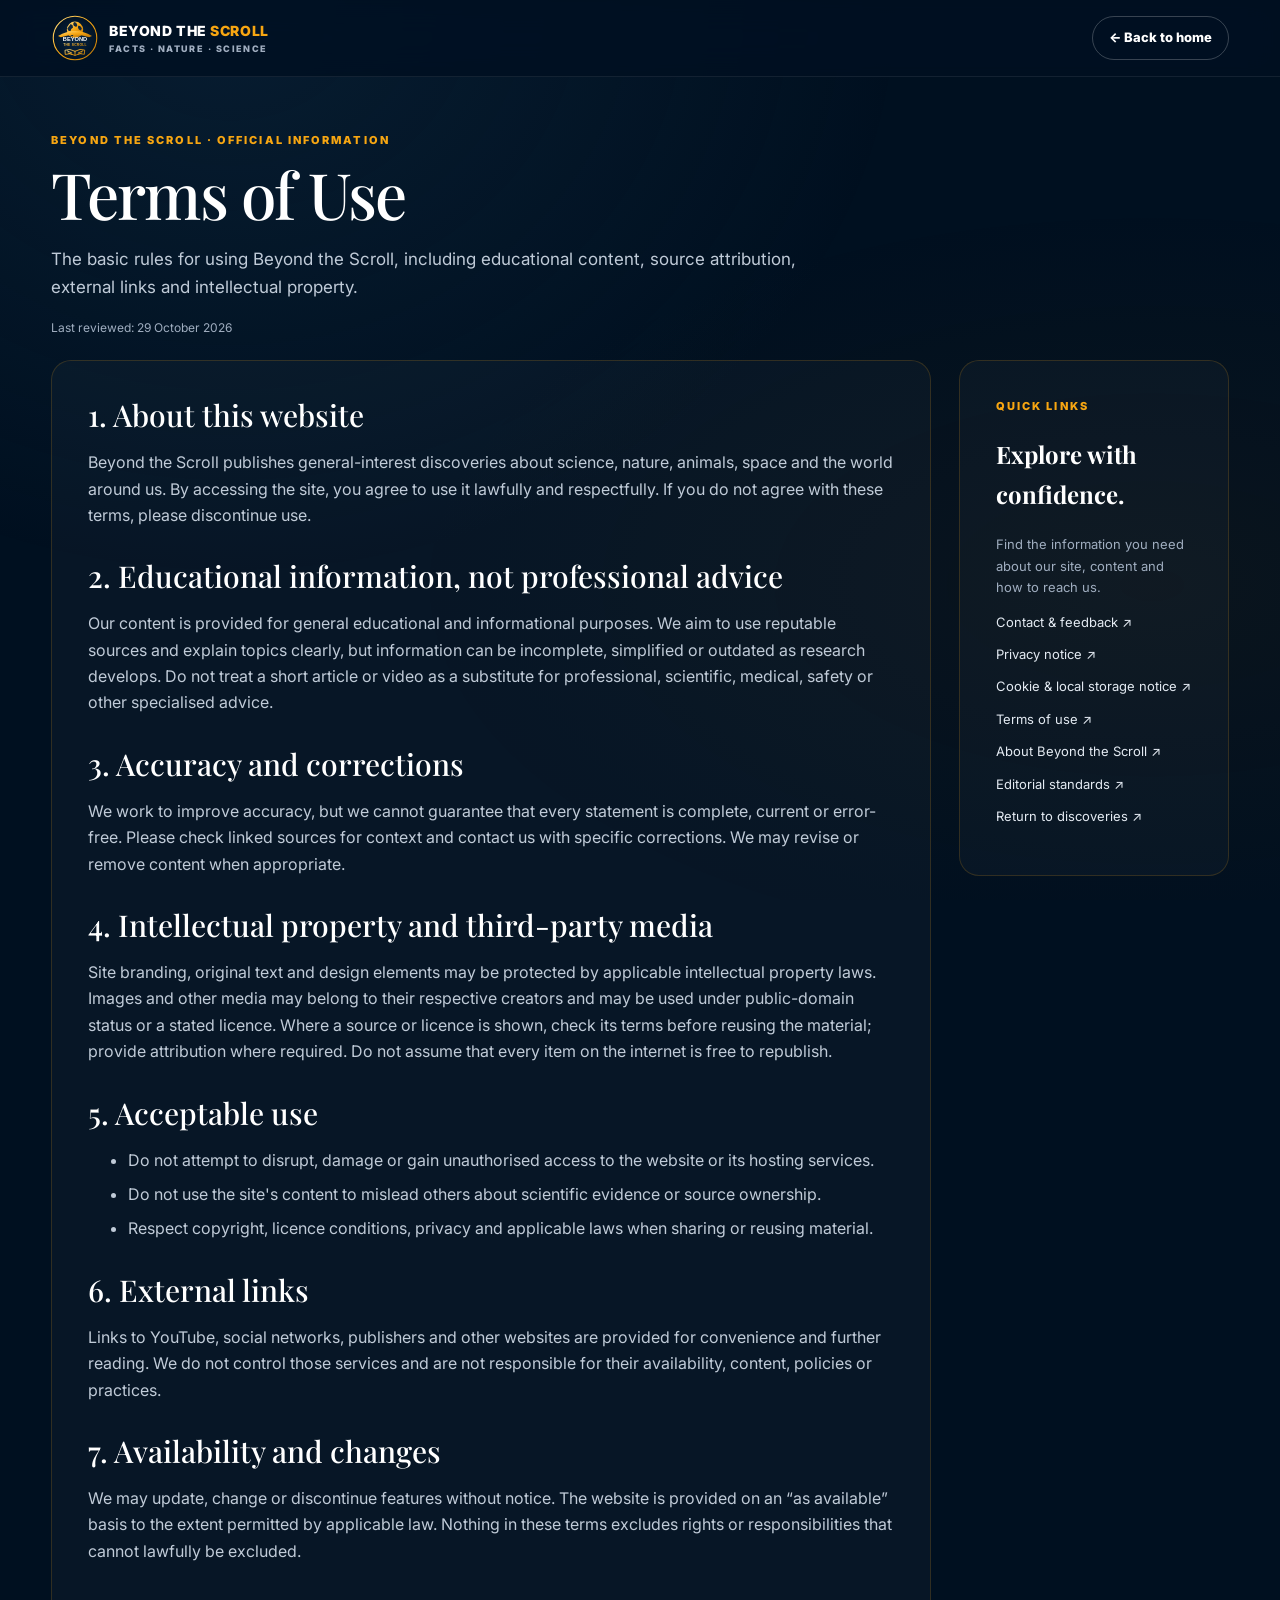
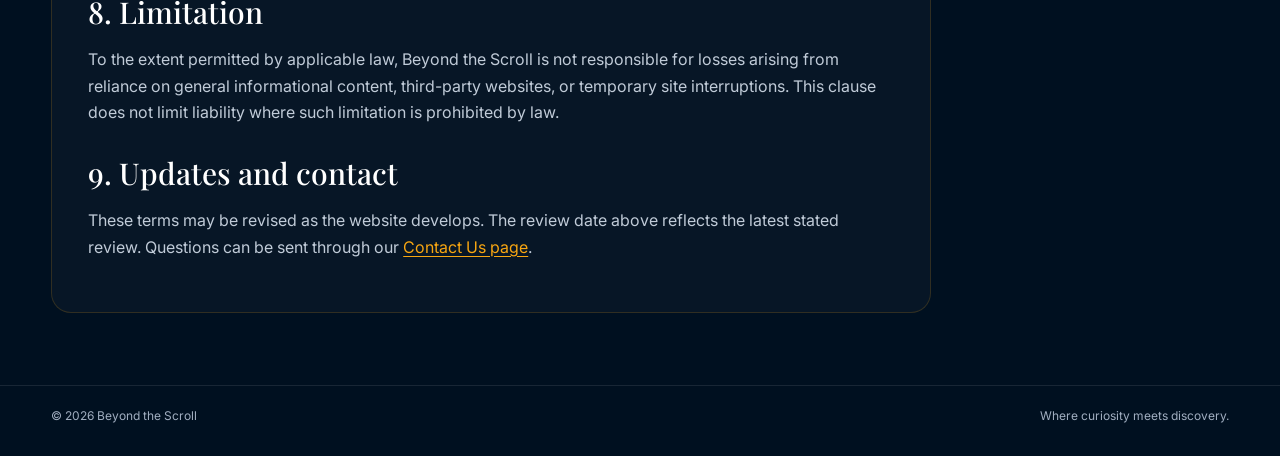
<file: terms.html>
<!doctype html>
<html lang="en">
<head>
<meta charset="utf-8"><meta name="viewport" content="width=device-width,initial-scale=1">
<meta name="theme-color" content="#001020"><meta name="description" content="The basic rules for using Beyond the Scroll, including educational content, source attribution, external links and intellectual property.">
<meta property="og:title" content="Terms of Use | Beyond the Scroll"><meta property="og:description" content="The basic rules for using Beyond the Scroll, including educational content, source attribution, external links and intellectual property."><meta property="og:type" content="website">
<title>Terms of Use | Beyond the Scroll</title><link rel="icon" type="image/svg+xml" href="/logo.svg">
<link rel="preconnect" href="https://fonts.googleapis.com"><link rel="preconnect" href="https://fonts.gstatic.com" crossorigin><link href="https://fonts.googleapis.com/css2?family=Inter:wght@400;500;600;700;800&family=Playfair+Display:wght@500;600;700&display=swap" rel="stylesheet"><link rel="stylesheet" href="/styles.css">
<style>
.policy-hero{padding:54px 0 22px}.policy-hero h1{font:500 clamp(38px,6vw,64px)/1.08 var(--serif);margin:10px 0 14px;letter-spacing:-.03em}.policy-hero p{max-width:760px;color:#c0cbd8;font-size:17px}.policy-layout{display:grid;grid-template-columns:minmax(0,1fr) 270px;gap:28px;align-items:start;padding-bottom:72px}.policy-content,.policy-aside{border:1px solid var(--line);background:#ffffff07;border-radius:20px;padding:clamp(20px,4vw,36px);min-width:0}.policy-content h2{font:500 clamp(23px,3vw,30px)/1.2 var(--serif);margin:30px 0 10px}.policy-content h2:first-child{margin-top:0}.policy-content p,.policy-content li{color:#c0cbd8}.policy-content li{margin:8px 0}.policy-content a{color:var(--accent-gold);text-decoration:underline;text-underline-offset:3px}.policy-aside h2,.policy-aside h3{font-family:var(--serif)}.policy-aside p{color:#a0aec0;font-size:13px}.policy-aside a{display:block;margin:11px 0;color:#e4ebf3;font-size:13px}.policy-meta{color:#a0aec0;font-size:12px}.policy-actions{display:flex;gap:10px;flex-wrap:wrap;margin-top:22px}.policy-footer{border-top:1px solid #ffffff18;padding:20px 0 30px;color:#a0aec0;font-size:12px}.policy-footer .wrap{display:flex;justify-content:space-between;gap:14px;flex-wrap:wrap}.contact-channels{display:grid;grid-template-columns:repeat(3,minmax(0,1fr));gap:12px;margin:20px 0}.contact-channel{border:1px solid #ffffff25;border-radius:16px;padding:18px;background:#ffffff06}.contact-channel strong{display:block;color:#fff;margin-bottom:7px}.contact-channel p{font-size:13px;margin:0 0 12px}.contact-channel a{font-weight:700}@media(max-width:760px){.policy-layout{grid-template-columns:1fr}.policy-aside{order:-1}.contact-channels{grid-template-columns:1fr}.policy-hero{padding-top:35px}}
</style>
</head><body><a class="skip" href="#main">Skip to content</a>
<header class="site-header"><div class="wrap"><nav class="nav" aria-label="Main navigation"><a class="brand" href="/" aria-label="Beyond the Scroll home"><img src="/logo.svg" alt="" width="48" height="48"><span>BEYOND THE <span class="gold">SCROLL</span><small>FACTS · NATURE · SCIENCE</small></span></a><a class="btn ghost" href="/">← Back to home</a></nav></div></header>
<main id="main"><section class="wrap policy-hero"><div class="eyebrow">Beyond the Scroll · Official information</div><h1>Terms of Use</h1><p>The basic rules for using Beyond the Scroll, including educational content, source attribution, external links and intellectual property.</p><div class="policy-meta">Last reviewed: 29 October 2026</div></section>
<section class="wrap policy-layout"><article class="policy-content">
<h2>1. About this website</h2><p>Beyond the Scroll publishes general-interest discoveries about science, nature, animals, space and the world around us. By accessing the site, you agree to use it lawfully and respectfully. If you do not agree with these terms, please discontinue use.</p>
<h2>2. Educational information, not professional advice</h2><p>Our content is provided for general educational and informational purposes. We aim to use reputable sources and explain topics clearly, but information can be incomplete, simplified or outdated as research develops. Do not treat a short article or video as a substitute for professional, scientific, medical, safety or other specialised advice.</p>
<h2>3. Accuracy and corrections</h2><p>We work to improve accuracy, but we cannot guarantee that every statement is complete, current or error-free. Please check linked sources for context and contact us with specific corrections. We may revise or remove content when appropriate.</p>
<h2>4. Intellectual property and third-party media</h2><p>Site branding, original text and design elements may be protected by applicable intellectual property laws. Images and other media may belong to their respective creators and may be used under public-domain status or a stated licence. Where a source or licence is shown, check its terms before reusing the material; provide attribution where required. Do not assume that every item on the internet is free to republish.</p>
<h2>5. Acceptable use</h2><ul><li>Do not attempt to disrupt, damage or gain unauthorised access to the website or its hosting services.</li><li>Do not use the site's content to mislead others about scientific evidence or source ownership.</li><li>Respect copyright, licence conditions, privacy and applicable laws when sharing or reusing material.</li></ul>
<h2>6. External links</h2><p>Links to YouTube, social networks, publishers and other websites are provided for convenience and further reading. We do not control those services and are not responsible for their availability, content, policies or practices.</p>
<h2>7. Availability and changes</h2><p>We may update, change or discontinue features without notice. The website is provided on an “as available” basis to the extent permitted by applicable law. Nothing in these terms excludes rights or responsibilities that cannot lawfully be excluded.</p>
<h2>8. Limitation</h2><p>To the extent permitted by applicable law, Beyond the Scroll is not responsible for losses arising from reliance on general informational content, third-party websites, or temporary site interruptions. This clause does not limit liability where such limitation is prohibited by law.</p>
<h2>9. Updates and contact</h2><p>These terms may be revised as the website develops. The review date above reflects the latest stated review. Questions can be sent through our <a href="/contact.html">Contact Us page</a>.</p></article><aside class="policy-aside"><div class="eyebrow">Quick links</div><h2>Explore with confidence.</h2><p>Find the information you need about our site, content and how to reach us.</p><a href="/contact.html">Contact & feedback ↗</a><a href="/privacy.html">Privacy notice ↗</a><a href="/cookies.html">Cookie & local storage notice ↗</a><a href="/terms.html">Terms of use ↗</a><a href="/about.html">About Beyond the Scroll ↗</a><a href="/editorial-standards.html">Editorial standards ↗</a><a href="/">Return to discoveries ↗</a></aside></section></main>
<footer class="policy-footer"><div class="wrap"><span>© <span id="year">2026</span> Beyond the Scroll</span><span>Where curiosity meets discovery.</span></div></footer>
</body></html>
</file>
<file: styles.css>
:root{color-scheme:dark;--canvas-dark:#001020;--canvas-surface:#03182e;--accent-gold:#f7a612;--gold-glow:rgba(247,166,18,.25);--text-primary:#fff;--text-secondary:#a0aec0;--text-ivory:#fffff0;--line:rgba(247,166,18,.17);--serif:"Playfair Display",Georgia,serif;--sans:Inter,"Plus Jakarta Sans",system-ui,sans-serif}*{box-sizing:border-box}html{scroll-behavior:smooth;scroll-padding-top:90px}body{margin:0;background:var(--canvas-dark);color:var(--text-primary);font:16px/1.65 var(--sans);min-width:320px}body:before{content:"";position:fixed;inset:0;pointer-events:none;background:radial-gradient(ellipse at 18% 0%,#12314a66,transparent 45%),radial-gradient(ellipse at 90% 65%,#4b310b22,transparent 45%);z-index:-1}a{color:inherit;text-decoration:none}button,input,select{font:inherit}button{cursor:pointer}button:focus-visible,a:focus-visible,input:focus-visible,select:focus-visible{outline:2px solid var(--accent-gold);outline-offset:3px}.wrap{width:min(1180px,92%);margin-inline:auto}.skip{position:absolute;top:-60px;left:12px;z-index:999;background:var(--accent-gold);color:#001020;padding:8px 12px;border-radius:8px}.skip:focus{top:10px}.site-header{position:sticky;top:0;z-index:50;background:#001020d9;backdrop-filter:blur(16px) saturate(160%);border-bottom:1px solid #ffffff13}.nav{display:flex;align-items:center;justify-content:space-between;gap:18px;min-height:76px}.brand{display:flex;align-items:center;gap:10px;min-width:0;font-weight:850;letter-spacing:.04em;font-size:14px}.brand img{width:48px;height:48px;object-fit:contain;border-radius:50%}.brand small{display:block;font-size:9px;color:var(--text-secondary);letter-spacing:.16em}.navlinks{display:flex;align-items:center;gap:20px;font-size:13px;color:#e0e7ef}.navlinks a:hover{color:var(--accent-gold)}.btn{border:1px solid var(--accent-gold);border-radius:999px;padding:10px 16px;background:var(--accent-gold);color:#091525;font-weight:800;font-size:13px;display:inline-flex;align-items:center;justify-content:center;gap:7px}.btn.ghost{background:transparent;color:var(--text-primary);border-color:#ffffff38}.menu-btn{display:none;background:transparent;color:white;border:1px solid #ffffff40;border-radius:10px;padding:8px 11px}.hero{display:grid;grid-template-columns:1fr 1fr;align-items:center;gap:42px;padding:74px 0 48px}.eyebrow{color:var(--accent-gold);text-transform:uppercase;letter-spacing:.19em;font-size:11px;font-weight:850}.hero h1{font:500 clamp(42px,6vw,72px)/1.06 var(--serif);letter-spacing:-.03em;margin:15px 0}.gold{color:var(--accent-gold)}.hero p{color:#c0cbd8;max-width:540px;font-size:17px}.actions{display:flex;gap:10px;flex-wrap:wrap;margin-top:24px}.hero-art{position:relative;min-height:390px;border:1px solid var(--line);border-radius:28px;overflow:hidden;background:linear-gradient(145deg,#06182b,#0b2a3d 50%,#231b10);display:grid;place-items:center;isolation:isolate}.hero-art:before{content:"";position:absolute;width:340px;aspect-ratio:1;border:1px solid #f7a61266;border-radius:50%;box-shadow:0 0 90px #f7a61219,inset 0 0 70px #f7a61212}.hero-art img{position:absolute;width:100%;height:100%;object-fit:cover;opacity:.62;mix-blend-mode:screen}.planet{position:relative;width:190px;aspect-ratio:1;border-radius:50%;background:radial-gradient(circle at 30% 24%,#fff4c3,#f7a612 17%,#744b19 47%,#061020 75%);box-shadow:0 0 90px #f7a61245,inset -30px -18px 45px #000b}.float-label{position:absolute;padding:10px 14px;background:#061729dd;border:1px solid #ffffff25;border-radius:12px;font-size:12px;backdrop-filter:blur(12px)}.float-label b{color:var(--accent-gold)}.float-label.one{left:18px;top:25px}.float-label.two{right:18px;bottom:25px}.toolbar{display:flex;gap:10px;flex-wrap:wrap;align-items:center;padding:18px 0 28px;border-bottom:1px solid #ffffff16}.search{flex:1;min-width:190px;position:relative}.search input{width:100%;border:1px solid #ffffff26;background:#ffffff08;color:white;border-radius:999px;padding:11px 15px}.toolbar button{border:1px solid #ffffff30;background:#ffffff08;color:white;border-radius:999px;padding:10px 13px;font-size:12px}.toolbar button:hover{border-color:var(--accent-gold)}.section{padding:64px 0}.section.light{background:var(--text-ivory);color:var(--canvas-dark)}.section-head{display:flex;justify-content:space-between;align-items:end;gap:22px;margin-bottom:25px}.section h2,.section-head h2{font:500 clamp(30px,4vw,46px)/1.13 var(--serif);letter-spacing:-.02em;margin:8px 0}.section-head p{max-width:440px;color:#687689;margin:0}.cards{display:grid;grid-template-columns:repeat(3,minmax(0,1fr));gap:18px}.card{min-width:0;overflow:hidden;border:1px solid var(--line);border-radius:20px;background:linear-gradient(150deg,#ffffff0c,#ffffff03);backdrop-filter:blur(16px) saturate(180%);transition:transform .25s,border-color .25s,box-shadow .25s;position:relative}.card:hover{transform:translateY(-5px);border-color:var(--accent-gold);box-shadow:0 18px 55px #0005,0 0 25px #f7a61212}.card-media{aspect-ratio:16/9;position:relative;overflow:hidden;background:linear-gradient(135deg,#163c52,#091322);display:grid;place-items:center}.card-media img{width:100%;height:100%;object-fit:cover;transition:transform .55s;position:absolute;inset:0}.card:hover .card-media img{transform:scale(1.05)}.card-media:after{content:"";position:absolute;inset:30% 0 0;background:linear-gradient(transparent,#001020a8);pointer-events:none}.card-symbol{font-size:58px;filter:drop-shadow(0 0 22px #f7a61235)}.pill{position:absolute;left:14px;top:14px;z-index:2;background:#001020d9;color:var(--accent-gold);border:1px solid #f7a61255;border-radius:999px;padding:4px 9px;font-size:9px;letter-spacing:.13em;font-weight:850}.bookmark{position:absolute;right:12px;top:12px;z-index:3;width:36px;height:36px;border-radius:50%;border:1px solid #ffffff60;background:#001020c9;color:white}.bookmark[aria-pressed=true]{background:var(--accent-gold);color:#001020;border-color:var(--accent-gold)}.card-body{padding:18px}.meta{display:flex;gap:12px;flex-wrap:wrap;color:var(--text-secondary);font-size:11px}.card h3{font:500 22px/1.25 var(--serif);margin:8px 0;color:var(--text-ivory)}.card p{font-size:13px;color:#b9c5d2;margin:0 0 15px}.card-actions{display:flex;gap:8px;flex-wrap:wrap}.text-btn{border:0;background:transparent;color:var(--accent-gold);font-weight:800;font-size:12px;padding:5px 0}.factbox{display:grid;grid-template-columns:.6fr 1.4fr;gap:25px;align-items:center;padding:32px;border-radius:24px;border:1px solid var(--line);background:linear-gradient(120deg,#08243b,#031426);box-shadow:0 20px 60px #0003}.fact-icon{font-size:72px;text-align:center}.factbox p{color:#c2cedb}.factbox button{border:1px solid #ffffff45;background:transparent;color:white;padding:9px 14px;border-radius:999px}.reel{display:flex;gap:16px;overflow-x:auto;padding:5px 2px 20px;scroll-snap-type:x mandatory;scrollbar-color:var(--accent-gold) #ffffff12}.reel-card{scroll-snap-align:start;flex:0 0 220px;aspect-ratio:9/16;border-radius:22px;border:1px solid var(--line);background:radial-gradient(ellipse at 50% 20%,#24465b,#031020 72%);position:relative;overflow:hidden;padding:16px;display:flex;flex-direction:column;justify-content:space-between}.reel-card .big{font-size:58px;text-align:center;margin:auto}.reel-card small{color:#c1cedb}.reel-card strong{font:500 23px/1.2 var(--serif)}.reel-card .btn{align-self:flex-start}.about-grid{display:grid;grid-template-columns:1fr 1fr;gap:24px}.glass-panel{border:1px solid var(--line);background:#ffffff07;border-radius:20px;padding:24px}.socials{display:flex;gap:10px;flex-wrap:wrap}.socials a{border:1px solid #ffffff35;border-radius:999px;padding:9px 13px;font-size:12px}.socials a:hover{border-color:var(--accent-gold);color:var(--accent-gold)}footer{border-top:1px solid #ffffff18;padding:24px 0;color:var(--text-secondary);font-size:12px}.foot{display:flex;justify-content:space-between;gap:15px;flex-wrap:wrap}.drawer-backdrop{position:fixed;inset:0;background:#0009;z-index:90;opacity:0;pointer-events:none;transition:opacity .2s}.drawer-backdrop.open{opacity:1;pointer-events:auto}.drawer{position:fixed;z-index:100;top:0;right:0;bottom:0;width:min(680px,100%);background:#031426;border-left:1px solid var(--line);overflow:auto;padding:24px;transform:translateX(102%);transition:transform .28s}.drawer.open{transform:translateX(0)}.drawer-close{float:right;border:1px solid #ffffff35;border-radius:50%;background:transparent;color:white;width:38px;height:38px}.drawer h2{font:500 clamp(30px,4vw,42px)/1.15 var(--serif)}.drawer img{width:100%;max-height:280px;object-fit:cover;border-radius:16px}.drawer p{color:#c4cfdb}.drawer details{border-top:1px solid #ffffff20;padding:14px 0}.drawer summary{color:var(--accent-gold);cursor:pointer;font-weight:800}.audio-bar{position:fixed;z-index:60;bottom:12px;left:50%;transform:translateX(-50%);width:min(650px,94%);display:none;gap:10px;align-items:center;padding:12px;background:#03182ef2;border:1px solid var(--line);border-radius:16px;box-shadow:0 10px 40px #0008;backdrop-filter:blur(18px)}.audio-bar.visible{display:flex}.audio-bar button,.audio-bar select{background:#ffffff0c;color:white;border:1px solid #ffffff30;border-radius:9px;padding:7px}.audio-title{flex:1;min-width:0;font-size:12px}.audio-title span{display:block;color:var(--text-secondary);font-size:10px}.quiz-options{display:grid;gap:10px;margin:18px 0}.quiz-options button{text-align:left;border:1px solid #ffffff30;border-radius:12px;padding:12px;background:#ffffff08;color:white}.quiz-options button:hover,.quiz-options button.correct{border-color:#53d69a}.quiz-options button.wrong{border-color:#ff7e7e}.empty{grid-column:1/-1;padding:24px;text-align:center;color:var(--text-secondary)}.toast{position:fixed;z-index:120;bottom:90px;left:50%;transform:translateX(-50%);background:var(--accent-gold);color:#081525;padding:10px 16px;border-radius:999px;font-size:12px;font-weight:800;display:none}.toast.show{display:block}@media(min-width:1000px){.card.wide{grid-column:span 2;display:grid;grid-template-columns:1.05fr 1fr}.card.wide .card-media{height:100%;aspect-ratio:auto;min-height:280px}}@media(max-width:800px){.navlinks{display:none}.navlinks.open{display:flex;position:absolute;top:70px;left:4%;right:4%;background:#03182e;border:1px solid var(--line);border-radius:16px;padding:18px;flex-direction:column;align-items:stretch;box-shadow:0 20px 40px #0008}.menu-btn{display:block}.hero{grid-template-columns:1fr;padding-top:44px;gap:25px}.hero-art{min-height:300px}.cards{grid-template-columns:repeat(2,minmax(0,1fr))}.section{padding:48px 0}.section-head{display:block}.section-head p{margin-top:12px}.about-grid{grid-template-columns:1fr}}@media(max-width:540px){.brand img{width:40px;height:40px}.brand{font-size:12px}.brand small{font-size:8px}.hero h1{font-size:44px}.hero-art{min-height:260px}.planet{width:145px}.hero-art:before{width:250px}.cards{grid-template-columns:1fr}.card h3{font-size:23px}.factbox{grid-template-columns:1fr;padding:22px}.fact-icon{font-size:54px}.toolbar{align-items:stretch}.search{flex-basis:100%}.audio-bar{gap:6px;padding:8px}.audio-title{font-size:10px}.audio-bar select{max-width:75px}.drawer{padding:18px}}@media(prefers-reduced-motion:reduce){*,*:before,*:after{scroll-behavior:auto!important;animation:none!important;transition:none!important}}
/* Premium responsive footer */
.site-footer{position:relative;z-index:1;margin-top:34px;background:linear-gradient(145deg,#03182e 0%,#001020 58%,#06172b 100%);border-top:1px solid rgba(247,166,18,.32);color:#d7e0eb}
.footer-main{display:grid;grid-template-columns:1.45fr .7fr 1fr;gap:48px;padding-top:56px;padding-bottom:42px}
.footer-logo{display:inline-flex;align-items:center;gap:12px;text-decoration:none;color:#fff}
.footer-logo img{width:48px;height:48px;object-fit:contain}
.footer-logo span{display:flex;flex-direction:column;font-weight:900;letter-spacing:.08em;font-size:13px;line-height:1.5}
.footer-logo b{color:var(--accent-gold,#f7a612)}
.footer-logo small{font-size:8px;letter-spacing:.11em;color:#aab8c8;font-weight:600;margin-top:3px}
.footer-brand>p,.footer-note p{max-width:390px;color:#aebdce;line-height:1.8;font-size:14px;margin:18px 0}
.footer-socials{display:flex;flex-wrap:wrap;gap:9px;margin-top:20px}
.footer-socials a{font-size:12px;padding:9px 11px;border:1px solid #ffffff20;border-radius:999px;color:#eaf0f7;text-decoration:none;transition:border-color .2s,background .2s}
.footer-socials a:hover{border-color:var(--accent-gold,#f7a612);background:#f7a61212}
.footer-links,.footer-note{display:flex;flex-direction:column;align-items:flex-start;gap:13px}
.footer-links h3,.footer-note h3{font-size:14px;margin:7px 0 8px;color:#fff}
.footer-links a{font-size:13px;color:#aebdce;text-decoration:none}
.footer-links a:hover,.back-top:hover{color:var(--accent-gold,#f7a612)}
.footer-note .footer-cta{margin-top:4px}
.footer-bottom{border-top:1px solid #ffffff17;min-height:66px;display:flex;align-items:center;justify-content:space-between;gap:18px;padding-top:16px;padding-bottom:16px;font-size:11px;color:#8fa0b3}
.back-top{color:#e8edf4;text-decoration:none;white-space:nowrap}
@media(max-width:800px){.footer-main{grid-template-columns:1fr 1fr;gap:32px;padding-top:42px}.footer-brand{grid-column:1/-1}.footer-note{max-width:440px}}
@media(max-width:540px){.footer-main{grid-template-columns:1fr;gap:28px;padding-top:34px}.footer-brand{grid-column:auto}.footer-bottom{align-items:flex-start;flex-direction:column;gap:9px;padding-top:18px;padding-bottom:18px}.footer-tagline{display:none}.footer-socials a{font-size:11px}}

.footer-socials .social-coming{display:inline-flex;flex-wrap:wrap;align-items:center;gap:5px;font-size:12px;padding:9px 11px;border:1px dashed #ffffff2c;border-radius:999px;color:#aebdce;opacity:.9;cursor:default}.footer-socials .social-coming small{font-size:9px;text-transform:uppercase;letter-spacing:.04em;color:var(--accent-gold,#f7a612)}

/* Featured YouTube Shorts */
.featured-videos{grid-template-columns:repeat(2,minmax(0,1fr));align-items:start}.video-embed-card{min-width:0;overflow:hidden}.video-frame{width:100%;aspect-ratio:9/16;max-height:560px;background:#000;border-radius:14px;overflow:hidden;margin:14px 0}.video-frame iframe{width:100%;height:100%;border:0;display:block}.video-embed-card .btn{margin-top:14px;display:inline-flex}@media(max-width:680px){.featured-videos{grid-template-columns:minmax(0,1fr)}.video-frame{max-height:520px}}

/* Privacy and site information section */
.policy-grid{display:grid;grid-template-columns:1fr 1fr;gap:28px}.policy-grid article{padding:26px;border:1px solid var(--line);border-radius:20px;background:#ffffff06}.policy-grid h2{font:500 clamp(25px,3vw,36px)/1.15 var(--serif);margin:10px 0 14px}.policy-grid p{color:#b9c5d2;font-size:14px;line-height:1.8}.policy-section{border-top:1px solid #ffffff10}@media(max-width:680px){.policy-grid{grid-template-columns:1fr}.policy-grid article{padding:20px}}

/* Real scientific imagery: preserve existing brand/logo styling */
.hero-art{background:#001020}.hero-art:before{z-index:1;pointer-events:none}.hero-art .hero-earth{position:absolute;inset:0;width:100%;height:100%;object-fit:cover;opacity:1;mix-blend-mode:normal;filter:saturate(.92) contrast(1.04)}.hero-art:after{content:"";position:absolute;inset:0;background:linear-gradient(90deg,rgba(0,16,32,.22),rgba(0,16,32,.08) 48%,rgba(0,16,32,.56)),linear-gradient(0deg,rgba(0,16,32,.82),transparent 42%,rgba(0,16,32,.08));z-index:1;pointer-events:none}.hero-art .float-label,.hero-art .hero-credit{z-index:2}.hero-art .hero-credit{position:absolute;left:14px;bottom:7px;color:#d7e4ef;font-size:9px;text-shadow:0 1px 4px #001020}.card-media{isolation:isolate}.card-media .discovery-photo{position:absolute;inset:0;width:100%;height:100%;object-fit:cover;display:block;z-index:0;transition:transform .55s;loading:lazy}.card:hover .card-media .discovery-photo{transform:scale(1.045)}.card-media .image-shade{position:absolute;inset:0;z-index:1;background:linear-gradient(0deg,rgba(0,16,32,.82),rgba(0,16,32,.04) 70%);pointer-events:none}.card-media .pill,.card-media .bookmark{z-index:3}.card-media .image-credit{position:absolute;left:10px;bottom:8px;z-index:2;max-width:calc(100% - 20px);font-size:9px;line-height:1.35;color:#f2f6fb;background:rgba(0,16,32,.76);border:1px solid rgba(255,255,255,.16);padding:4px 7px;border-radius:6px;text-decoration:none;backdrop-filter:blur(8px)}.card-media .image-credit:hover{text-decoration:underline;color:#fff}.drawer .card-media:has(img){aspect-ratio:16/9}.drawer .card-media img{display:block}

/* Real scientific images and daily-fact imagery */
.image-credit{position:absolute;z-index:4;left:12px;bottom:9px;max-width:calc(100% - 24px);font-size:9px;line-height:1.35;color:#fff;background:#001020d9;border:1px solid #ffffff30;border-radius:7px;padding:4px 7px}.image-credit:hover,.daily-fact-credit a:hover{color:var(--accent-gold);text-decoration:underline}.hero-art:after{content:"";position:absolute;inset:0;background:linear-gradient(180deg,#00102020 15%,#00102090 100%);pointer-events:none;z-index:0}.hero-earth{z-index:-1}.daily-fact-media{position:relative;overflow:hidden;border-radius:18px;min-height:190px;aspect-ratio:4/3;border:1px solid var(--line);background:#03182e;box-shadow:0 12px 35px #0004}.daily-fact-photo{display:block;width:100%;height:100%;min-height:190px;max-height:260px;object-fit:cover;border-radius:18px}.daily-fact-media:after{content:"";position:absolute;inset:45% 0 0;background:linear-gradient(transparent,#001020a8);pointer-events:none}.daily-fact-credit{position:absolute;z-index:2;left:9px;right:9px;bottom:8px;text-align:left;font-size:9px;line-height:1.35;color:#fff}.daily-fact-credit a{display:inline-block;padding:4px 6px;border-radius:6px;background:#001020d9;border:1px solid #ffffff30}@media(max-width:640px){.factbox{grid-template-columns:1fr;padding:20px}.daily-fact-media{max-width:100%;aspect-ratio:16/10}.daily-fact-photo{max-height:230px}.image-credit{font-size:8px}}


/* Featured Shorts: two portrait cards on desktop, stacked on mobile */
.featured-videos{display:grid;grid-template-columns:repeat(2,minmax(0,1fr));gap:28px;overflow:visible;align-items:start;padding:0 0 12px;scroll-snap-type:none}
.featured-videos .video-embed-card{width:100%;min-width:0;flex:none;aspect-ratio:auto;justify-content:flex-start;gap:14px;padding:18px;background:linear-gradient(160deg,#17344a,#031020 76%)}
.featured-videos .video-embed-card small{display:block;letter-spacing:.1em;font-size:10px;line-height:1.5}
.featured-videos .video-embed-card strong{font:600 clamp(18px,2vw,24px)/1.25 var(--serif);color:#fff;min-height:2.5em}
.featured-videos .video-frame{width:min(100%,360px);aspect-ratio:9/16;height:auto;max-height:none;margin:0 auto 2px;border:1px solid #ffffff20;border-radius:16px;box-shadow:0 12px 32px #0004}
.featured-videos .video-frame iframe{width:100%;height:100%;display:block;border:0}
.featured-videos .video-embed-card .btn{align-self:stretch;justify-content:center;margin-top:auto}
@media(max-width:680px){.featured-videos{grid-template-columns:minmax(0,1fr);gap:22px}.featured-videos .video-embed-card{padding:16px}.featured-videos .video-frame{width:min(100%,340px)}.featured-videos .video-embed-card strong{min-height:0}}

/* Discovery drawer share actions */
.drawer-share{display:flex;gap:9px;flex-wrap:wrap;margin:14px 0 20px}
.drawer-share .btn{font-size:12px;padding:9px 13px}
@media(max-width:420px){.drawer-share{display:grid;grid-template-columns:1fr}.drawer-share .btn{width:100%}}
</file>
